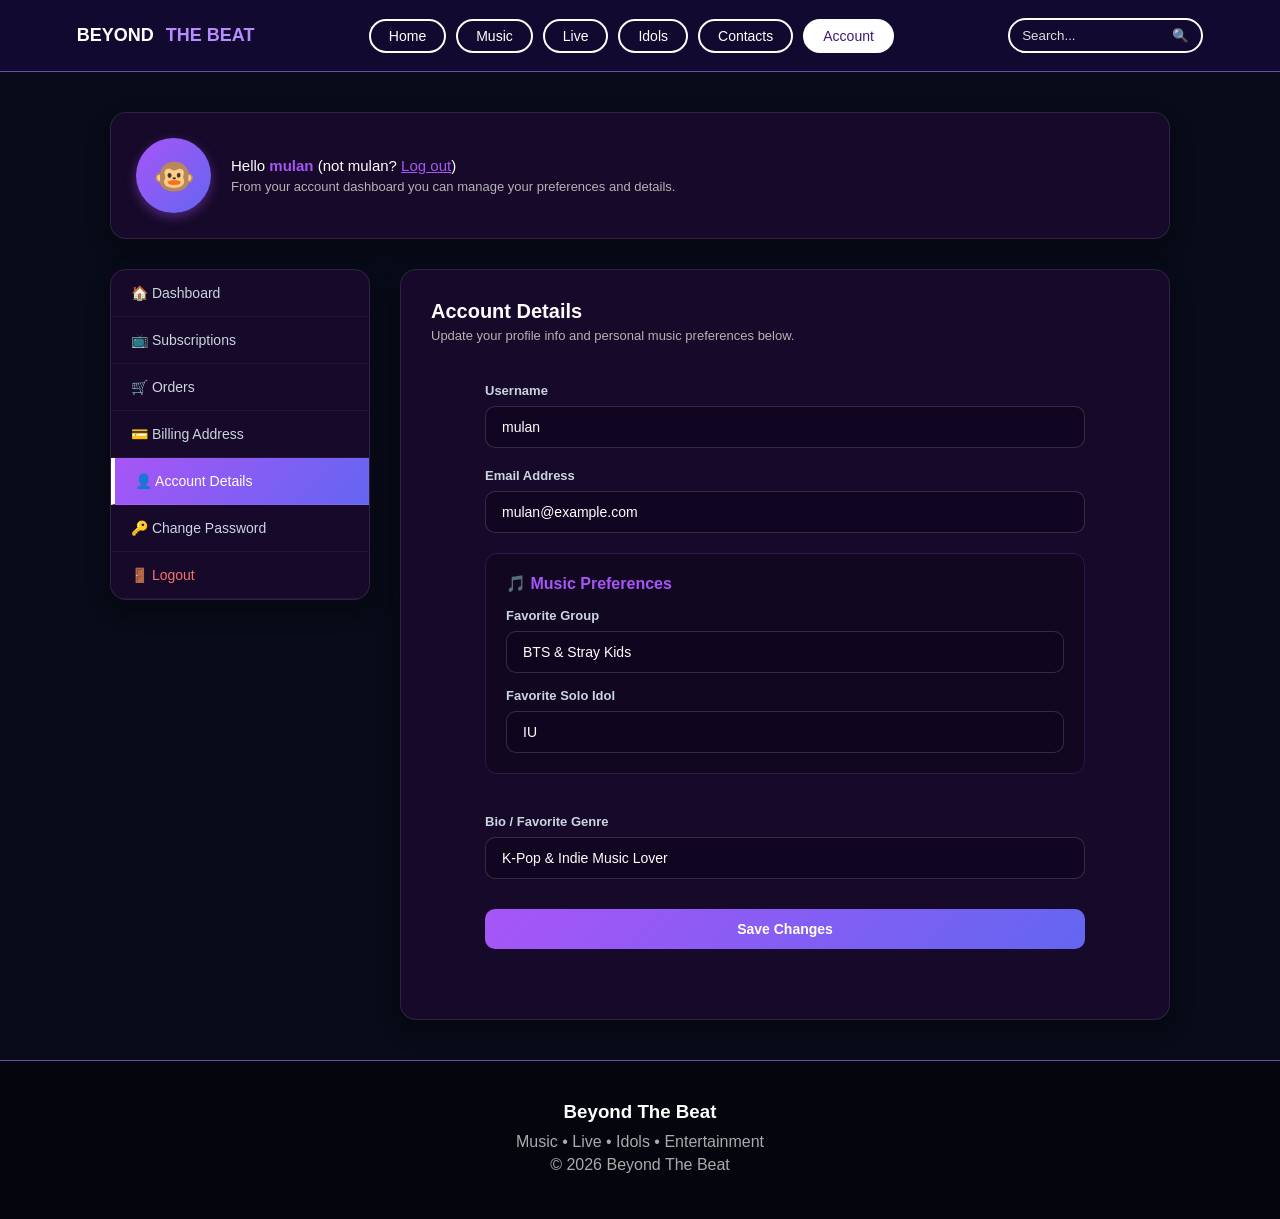
<file: account.html>
<!DOCTYPE html>
<html lang="en">
<head>
    <meta charset="UTF-8">
    <meta name="viewport" content="width=device-width, initial-scale=1.0">
    <title>Account Dashboard | Beyond The Beat</title>
    <link rel="stylesheet" href="style.css">
    <style>
        /* Ensures smooth tab switching and fixes potential layout glitches */
        .tab-content {
            display: none;
        }
        .tab-content.active-tab {
            display: block;
        }
    </style>
</head>
<body>

    <!-- NAVIGATION -->
    <header class="navbar">
        <div class="logo">
            BEYOND<br>
            <span>THE BEAT</span>
        </div>

        <nav>
            <a href="index.html">Home</a>
            <a href="music.html">Music</a>
            <a href="live.html">Live</a>
            <a href="idols.html">Idols</a>
            <a href="contacts.html">Contacts</a>
            <a href="account.html" class="active">Account</a>
        </nav>

        <div class="search">
            <input type="text" id="searchInput" placeholder="Search...">
            <button onclick="searchWebsite()">🔍</button>
        </div>
    </header>

    <!-- ACCOUNT DASHBOARD CONTENT -->
    <main class="dashboard-page">
        
        <!-- Top Profile Intro -->
        <div class="dashboard-top">
            <div class="dashboard-avatar">🐵</div>
            <div class="dashboard-intro">
                <p>Hello <strong>mulan</strong> (not mulan? <a href="#" class="logout-link">Log out</a>)</p>
                <p class="dashboard-subtext">From your account dashboard you can manage your preferences and details.</p>
            </div>
        </div>

        <!-- Dashboard Layout Grid -->
        <div class="dashboard-grid">
            
            <!-- Sidebar Navigation Menu -->
            <aside class="dashboard-menu">
                <a href="#" class="menu-item" onclick="switchTab(event, 'dashboard')">🏠 Dashboard</a>
                <a href="#" class="menu-item" onclick="switchTab(event, 'subscriptions')">📺 Subscriptions</a>
                <a href="#" class="menu-item" onclick="switchTab(event, 'orders')">🛒 Orders</a>
                <a href="#" class="menu-item" onclick="switchTab(event, 'billing')">💳 Billing Address</a>
                <a href="#" class="menu-item active" onclick="switchTab(event, 'details')">👤 Account Details</a>
                <a href="#" class="menu-item" onclick="switchTab(event, 'password')">🔑 Change Password</a>
                <a href="#" class="menu-item logout" onclick="alert('Logged out successfully!')">🚪 Logout</a>
            </aside>

            <!-- Main Panel Content area -->
            <section class="dashboard-content-panel">
                
                <!-- TAB: ACCOUNT DETAILS (Group & Solo kept together in one place, but separate fields) -->
                <div id="details" class="panel-box tab-content active-tab">
                    <h2>Account Details</h2>
                    <p class="panel-desc">Update your profile info and personal music preferences below.</p>
                    
                    <form class="account-form" onsubmit="saveAccount(event)">
                        <div class="form-group">
                            <label for="username">Username</label>
                            <input type="text" id="username" value="mulan" required>
                        </div>

                        <div class="form-group">
                            <label for="email">Email Address</label>
                            <input type="email" id="email" value="mulan@example.com" required>
                        </div>

                        <!-- MUSIC PREFERENCES CONTAINER (Both separate fields, side-by-side or stacked in one place) -->
                        <div style="background: rgba(13, 7, 24, 0.5); border: 1px solid #2a1a4a; padding: 20px; border-radius: 12px; margin-bottom: 20px;">
                            <h3 style="font-size: 16px; margin-bottom: 15px; color: #a855f7;">🎵 Music Preferences</h3>
                            
                            <div class="form-group" style="margin-bottom: 15px;">
                                <label for="fav-group">Favorite Group</label>
                                <input type="text" id="fav-group" value="BTS & Stray Kids">
                            </div>

                            <div class="form-group" style="margin-bottom: 0;">
                                <label for="fav-idol">Favorite Solo Idol</label>
                                <input type="text" id="fav-idol" value="IU">
                            </div>
                        </div>

                        <div class="form-group">
                            <label for="bio">Bio / Favorite Genre</label>
                            <input type="text" id="bio" value="K-Pop & Indie Music Lover">
                        </div>

                        <button type="submit" class="save-btn">Save Changes</button>
                    </form>
                </div>

                <!-- TAB: DASHBOARD OVERVIEW -->
                <div id="dashboard" class="panel-box tab-content">
                    <h2>Dashboard Overview</h2>
                    <p class="panel-desc">Welcome back, mulan! Here is a summary of your activity on Beyond The Beat.</p>
                    <p style="color: #cbd5e1; font-size: 14px;">You have your favorite groups and soloists saved and active access to live streams.</p>
                </div>

                <!-- TAB: SUBSCRIPTIONS -->
                <div id="subscriptions" class="panel-box tab-content">
                    <h2>My Subscriptions</h2>
                    <p class="panel-desc">Manage your VIP passes and channel memberships.</p>
                    <p style="color: #cbd5e1; font-size: 14px;">Status: <span style="color: #a855f7; font-weight: bold;">Active VIP Fan</span></p>
                </div>

                <!-- TAB: ORDERS -->
                <div id="orders" class="panel-box tab-content">
                    <h2>Orders History</h2>
                    <p class="panel-desc">View your previous merchandise and concert ticket purchases.</p>
                    <p style="color: #b3b3b3; font-size: 14px;">No recent orders found.</p>
                </div>

                <!-- TAB: BILLING -->
                <div id="billing" class="panel-box tab-content">
                    <h2>Billing Address</h2>
                    <p class="panel-desc">Manage your payment methods and delivery addresses.</p>
                    <button class="save-btn" style="width: auto; padding: 10px 20px;">Add New Address</button>
                </div>

                <!-- TAB: CHANGE PASSWORD -->
                <div id="password" class="panel-box tab-content">
                    <h2>Change Password</h2>
                    <p class="panel-desc">Ensure your account is secure by updating your password.</p>
                    <form class="account-form" onsubmit="saveAccount(event)">
                        <div class="form-group">
                            <label>Current Password</label>
                            <input type="password" placeholder="••••••••">
                        </div>
                        <div class="form-group">
                            <label>New Password</label>
                            <input type="password" placeholder="••••••••">
                        </div>
                        <button type="submit" class="save-btn">Update Password</button>
                    </form>
                </div>

            </section>

        </div>

    </main>

    <!-- FOOTER -->
    <footer>
        <h3>Beyond The Beat</h3>
        <p>Music • Live • Idols • Entertainment</p>
        <p>© 2026 Beyond The Beat</p>
    </footer>

    <!-- Tab Switcher Script -->
    <script>
        function switchTab(event, tabId) {
            event.preventDefault();

            // Hide all tab contents
            const tabs = document.querySelectorAll('.tab-content');
            tabs.forEach(tab => tab.classList.remove('active-tab'));

            // Show selected tab content
            const targetTab = document.getElementById(tabId);
            if (targetTab) {
                targetTab.classList.add('active-tab');
            }

            // Remove active class from all menu items
            const menuItems = document.querySelectorAll('.dashboard-menu .menu-item');
            menuItems.forEach(item => item.classList.remove('active'));

            // Add active class to clicked menu item
            event.currentTarget.classList.add('active');
        }

        function saveAccount(event) {
            event.preventDefault();
            alert('Changes saved successfully!');
        }
    </script>
</body>
</html>
</file>
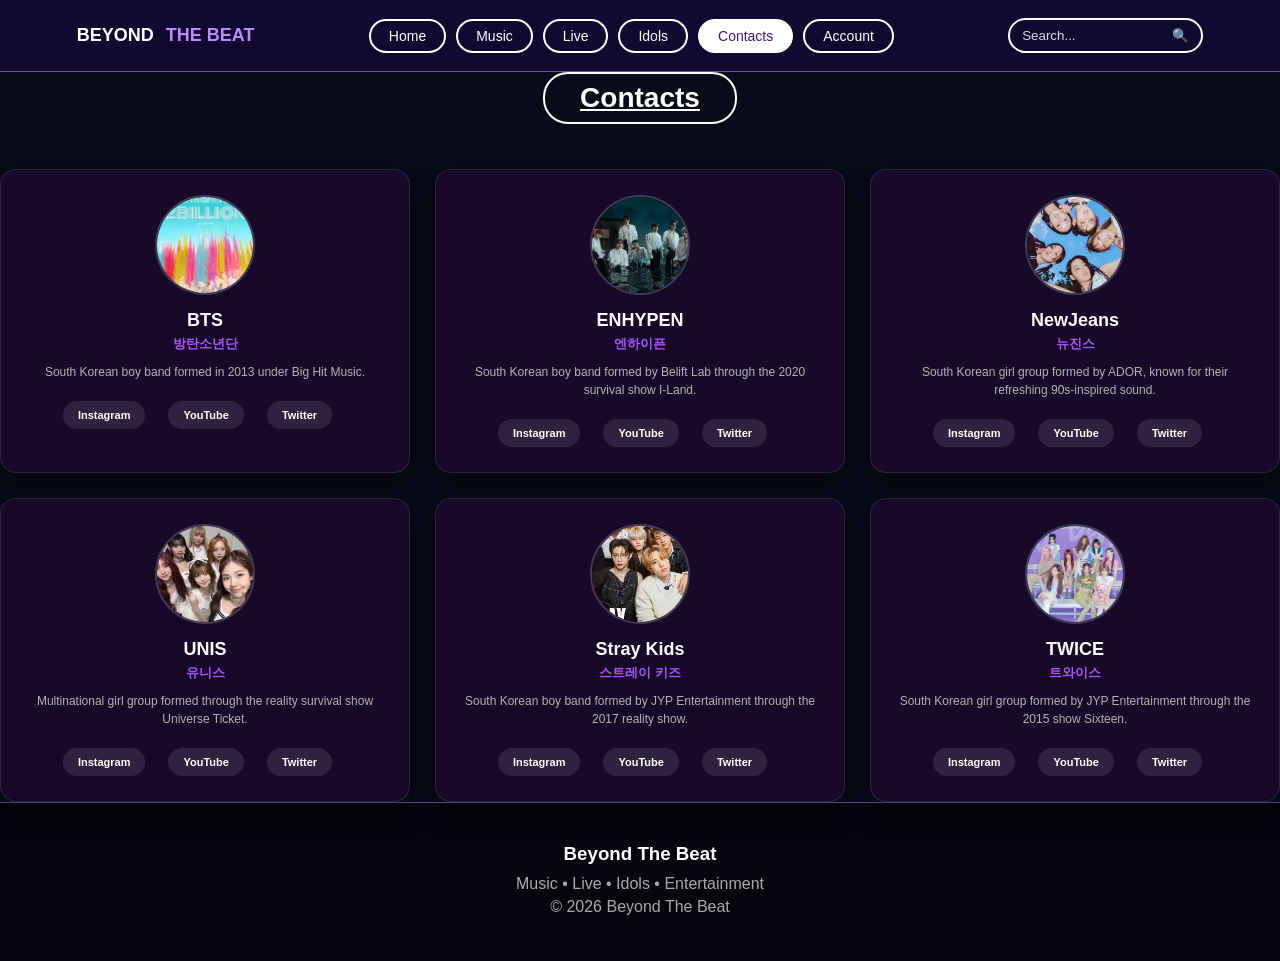
<file: contacts.html>
<!DOCTYPE html>
<html lang="en">
<head>
    <meta charset="UTF-8">
    <meta name="viewport" content="width=device-width, initial-scale=1.0">
    <title>Contacts | Beyond 
        The Beat</title>
    <link rel="stylesheet" href="style.css">
</head>
<body>

    <!-- NAVIGATION -->
    <header class="navbar">
        <div class="logo">
            BEYOND<br>
            <span>THE BEAT</span>
        </div>

        <nav>
            <a href="index.html">Home</a>
            <a href="music.html">Music</a>
            <a href="live.html">Live</a>
            <a href="idols.html">Idols</a>
            <a href="contacts.html" class="active">Contacts</a>
            <a href="account.html">Account</a>
        </nav>

        <div class="search">
            <input type="text" id="searchInput" placeholder="Search...">
            <button onclick="searchWebsite()">🔍</button>
        </div>
    </header>

    <!-- CONTACTS PAGE CONTENT -->
     <main class="Contacts">
    <div class="page-title">
        <h1>Contacts </h1>
    </div>

        <div class="contacts-grid">

            <!-- CONTACT 1: BTS -->
            <div class="contact-profile-card">
                <img src="image/bts.webp" alt="BTS" class="contact-profile-image">
                <div class="contact-profile-info">
                    <h2>BTS</h2>
                    <p class="role">방탄소년단</p>
                    <p class="bio">South Korean boy band formed in 2013 under Big Hit Music.</p>
                    
                    <div class="social-links">
                        <a href="https://www.instagram.com/bts.bighitofficial" target="_blank" class="social-btn">Instagram</a>
                        <a href="https://www.youtube.com/@BTS" target="_blank" class="social-btn">YouTube</a>
                        <a href="https://twitter.com/BTS_twt" target="_blank" class="social-btn">Twitter</a>
                    </div>
                </div>
            </div>

            <!-- CONTACT 2: ENHYPEN -->
            <div class="contact-profile-card">
                <img src="image/enhypen.webp" alt="ENHYPEN" class="contact-profile-image">
                <div class="contact-profile-info">
                    <h2>ENHYPEN</h2>
                    <p class="role">엔하이픈</p>
                    <p class="bio">South Korean boy band formed by Belift Lab through the 2020 survival show I-Land.</p>
                    
                    <div class="social-links">
                        <a href="https://www.instagram.com/enhypen" target="_blank" class="social-btn">Instagram</a>
                        <a href="https://www.youtube.com/@ENHYPENOFFICIAL" target="_blank" class="social-btn">YouTube</a>
                        <a href="https://twitter.com/ENHYPEN" target="_blank" class="social-btn">Twitter</a>
                    </div>
                </div>
            </div>

            <!-- CONTACT 3: NewJeans -->
            <div class="contact-profile-card">
                <img src="image/Newjeans.webp" alt="NewJeans" class="contact-profile-image">
                <div class="contact-profile-info">
                    <h2>NewJeans</h2>
                    <p class="role">뉴진스</p>
                    <p class="bio">South Korean girl group formed by ADOR, known for their refreshing 90s-inspired sound.</p>
                    
                    <div class="social-links">
                        <a href="https://www.instagram.com/newjeans_official" target="_blank" class="social-btn">Instagram</a>
                        <a href="https://www.youtube.com/@NewJeans_official" target="_blank" class="social-btn">YouTube</a>
                        <a href="https://twitter.com/NewJeans_ADOR" target="_blank" class="social-btn">Twitter</a>
                    </div>
                </div>
            </div>

            <!-- CONTACT 4: UNIS -->
            <div class="contact-profile-card">
                <img src="image/unis.webp" alt="UNIS" class="contact-profile-image">
                <div class="contact-profile-info">
                    <h2>UNIS</h2>
                    <p class="role">유니스</p>
                    <p class="bio">Multinational girl group formed through the reality survival show Universe Ticket.</p>
                    
                    <div class="social-links">
                        <a href="https://www.instagram.com/unis_offcl" target="_blank" class="social-btn">Instagram</a>
                        <a href="https://www.youtube.com/@UNIS_offcl" target="_blank" class="social-btn">YouTube</a>
                        <a href="https://twitter.com/UNIS_offcl" target="_blank" class="social-btn">Twitter</a>
                    </div>
                </div>
            </div>

            <!-- CONTACT 5: Stray Kids -->
            <div class="contact-profile-card">
                <img src="image/stray kids.webp" alt="Stray Kids" class="contact-profile-image">
                <div class="contact-profile-info">
                    <h2>Stray Kids</h2>
                    <p class="role">스트레이 키즈</p>
                    <p class="bio">South Korean boy band formed by JYP Entertainment through the 2017 reality show.</p>
                    
                    <div class="social-links">
                        <a href="https://www.instagram.com/realstraykids" target="_blank" class="social-btn">Instagram</a>
                        <a href="https://www.youtube.com/@StrayKids" target="_blank" class="social-btn">YouTube</a>
                        <a href="https://twitter.com/Stray_Kids" target="_blank" class="social-btn">Twitter</a>
                    </div>
                </div>
            </div>

            <!-- CONTACT 6: TWICE -->
            <div class="contact-profile-card">
                <img src="image/Twice this is for.jpg" alt="TWICE" class="contact-profile-image">
                <div class="contact-profile-info">
                    <h2>TWICE</h2>
                    <p class="role">트와이스</p>
                    <p class="bio">South Korean girl group formed by JYP Entertainment through the 2015 show Sixteen.</p>
                    
                    <div class="social-links">
                        <a href="https://www.instagram.com/twicetagram" target="_blank" class="social-btn">Instagram</a>
                        <a href="https://www.youtube.com/@TWICE" target="_blank" class="social-btn">YouTube</a>
                        <a href="https://twitter.com/JYPETWICE" target="_blank" class="social-btn">Twitter</a>
                    </div>
                </div>
            </div>

        </div>
    </main>

    <!-- FOOTER -->
    <footer>
        <h3>Beyond The Beat</h3>
        <p>Music • Live • Idols • Entertainment</p>
        <p>© 2026 Beyond The Beat</p>
    </footer>

    <script src="script.js"></script>
</body>
</html>
</file>
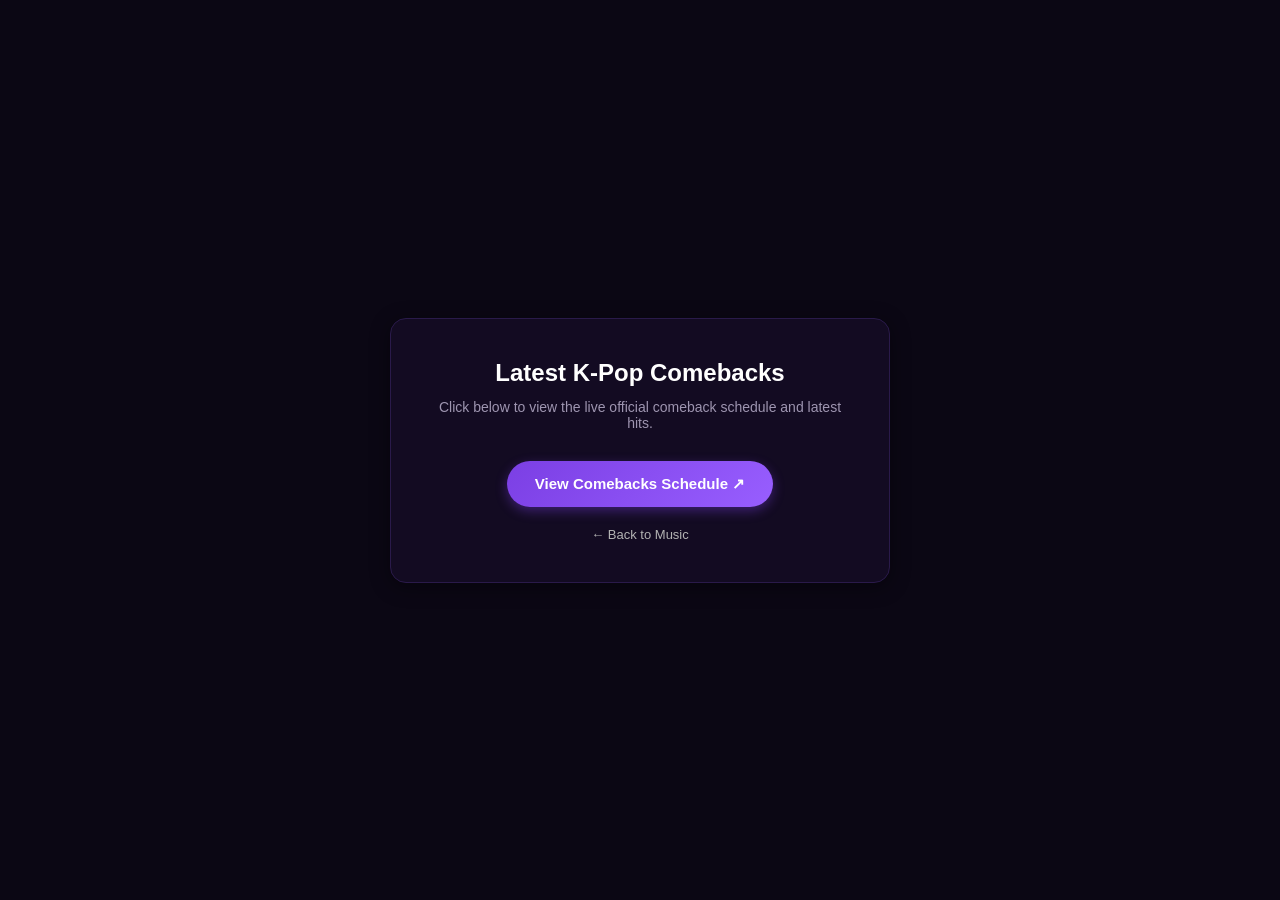
<file: latest-hits.html>
<!DOCTYPE html>
<html lang="en">
<head>
    <meta charset="UTF-8">
    <meta name="viewport" content="width=device-width, initial-scale=1.0">
    <title>Latest Hits | Beyond The Beat</title>
    <style>
        * {
            box-sizing: border-box;
            margin: 0;
            padding: 0;
            font-family: 'Segoe UI', Tahoma, Geneva, Verdana, sans-serif;
        }

        body {
            background-color: #0b0714;
            color: #ffffff;
            display: flex;
            flex-direction: column;
            align-items: center;
            justify-content: center;
            min-height: 100vh;
            padding: 20px;
        }

        .card {
            background-color: #130b22;
            border: 1px solid #2a1a4a;
            border-radius: 16px;
            padding: 40px;
            text-align: center;
            max-width: 500px;
            width: 100%;
            box-shadow: 0 4px 20px rgba(0, 0, 0, 0.4);
        }

        h1 {
            font-size: 24px;
            margin-bottom: 12px;
        }

        p {
            color: #9e95b0;
            font-size: 14px;
            margin-bottom: 30px;
        }

        .go-btn {
            background: linear-gradient(135deg, #7b3fe4, #985eff);
            color: white;
            text-decoration: none;
            padding: 14px 28px;
            border-radius: 30px;
            font-weight: 600;
            font-size: 15px;
            display: inline-block;
            transition: opacity 0.2s;
            box-shadow: 0 4px 12px rgba(123, 63, 228, 0.4);
        }

        .go-btn:hover {
            opacity: 0.9;
        }

        .back-link {
            display: block;
            margin-top: 20px;
            color: #b3b3b3;
            text-decoration: none;
            font-size: 13px;
        }

        .back-link:hover {
            color: #ffffff;
        }
    </style>
</head>
<body>

    <main class="card">
        <h1>Latest K-Pop Comebacks</h1>
        <p>Click below to view the live official comeback schedule and latest hits.</p>
        
        <!-- This takes them straight to your given website in a new tab -->
        <a href="https://kpopofficial.com/kpop-comebacks/" target="_blank" rel="noopener noreferrer" class="go-btn">View Comebacks Schedule ↗</a>
        
        <a href="music.html" class="back-link">← Back to Music</a>
    </main>

</body>
</html>
</file>
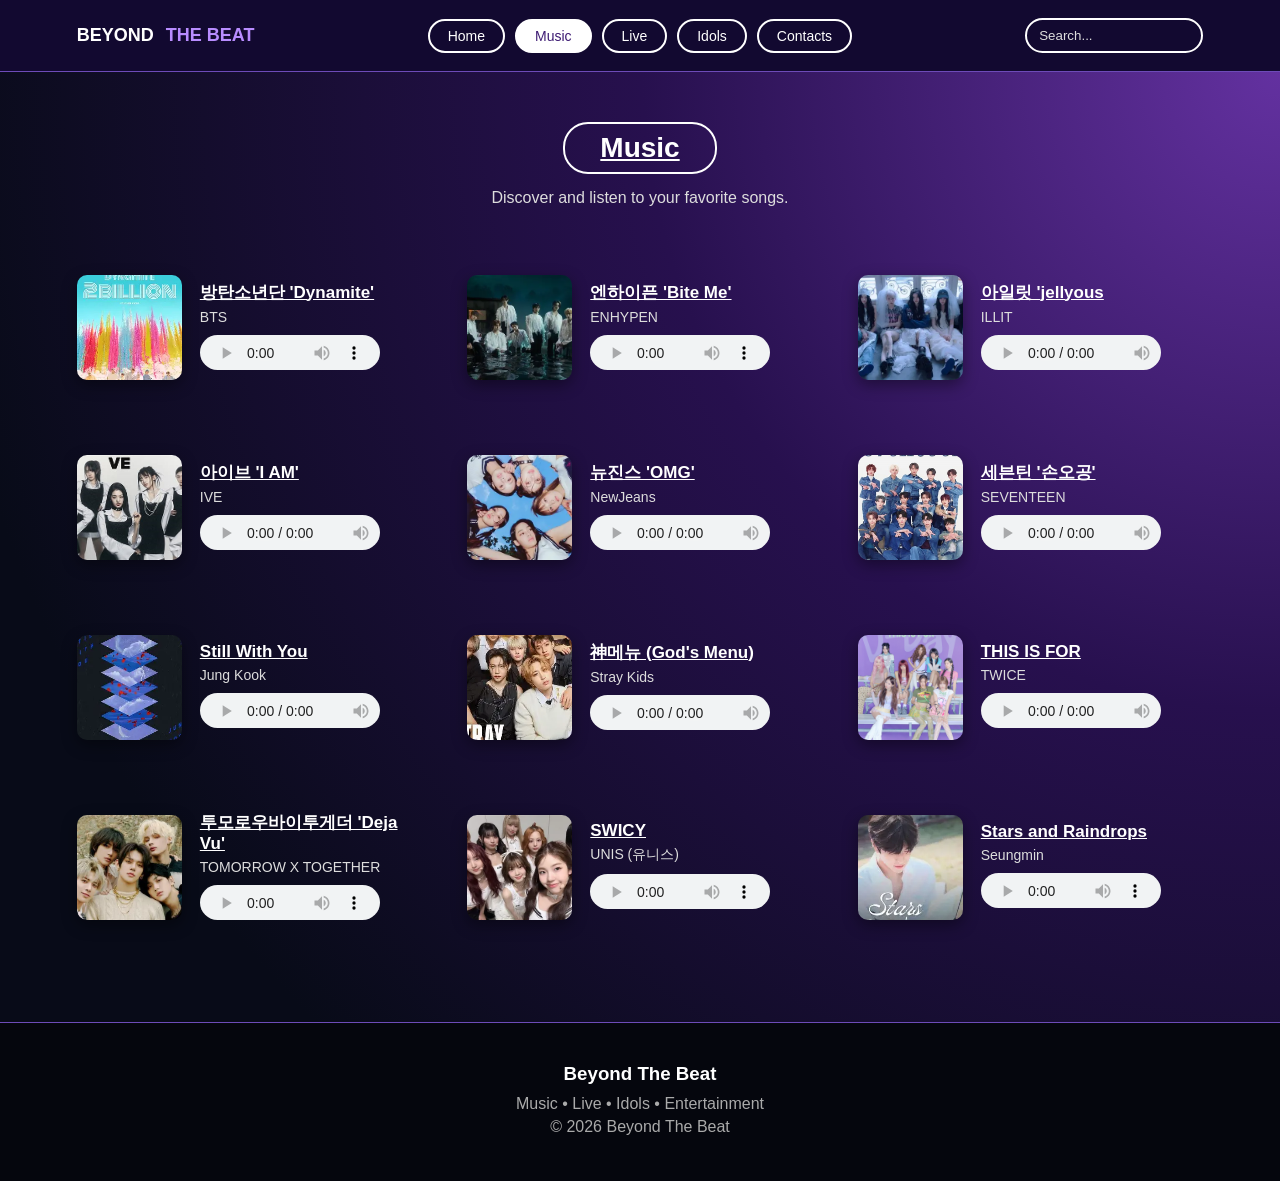
<file: music.html>
<!DOCTYPE html>
<html lang="en">

<head>
    <meta charset="UTF-8">
    <meta name="viewport" content="width=device-width, initial-scale=1.0">

    <title>Music | Beyond The Beat</title>

    <link rel="stylesheet" href="style.css">
</head>

<body>

    <!-- =========================
         NAVIGATION
    ========================== -->

    <header class="navbar">

        <div class="logo">
            BEYOND<br>
            <span>THE BEAT</span>
        </div>

        <nav>
            <a href="index.html">Home</a>
            <a href="music.html" class="active">Music</a>
            <a href="live.html">Live</a>
            <a href="idols.html">Idols</a>
            <a href="contacts.html">Contacts</a>
        </nav>

        <div class="search">
            <input
                type="text"
                id="searchInput"
                placeholder="Search..."
            >

            <button onclick="searchMusic()">
                
            </button>
        </div>

    </header>


    <!-- =========================
         MUSIC PAGE
    ========================== -->

    <main class="music-page">

        <div class="page-title">

            <h1>Music</h1>

            <p>
                Discover and listen to your favorite songs.
            </p>

        </div>


        <!-- =========================
             SONG LIST
        ========================== -->

        <div class="music-grid" id="musicGrid">


            <!-- SONG 1 -->

            <div class="song-card">

                <img
                    src="image/bts.webp"
                    alt="Song1"
                    class="song-image"
                >

                <div class="song-details">

                    <h2>방탄소년단 'Dynamite' </h2>

                    <p>BTS</p>

                    <audio controls>
                        <source
                            src="c:\Users\theag\Music\music\BTS (방탄소년단) 'Dynamite' Official MV.mp3"
                            type="audio/mpeg"
                        >
                        Your browser does not support audio.
                    </audio>

                </div>

            </div>


            <!-- SONG 2 -->

            <div class="song-card">

                <img
                    src="image/enhypen.webp"
                    alt="Song 2"
                    class="song-image"
                >

                <div class="song-details">

                    <h2>엔하이픈 'Bite Me'</h2>

                    <p>ENHYPEN</p>

                    <audio controls>
                        <source
                            src="c:\Users\theag\Music\music\ENHYPEN (엔하이픈) 'Bite Me' Official MV.mp3"
                            type="audio/mpeg"
                        >
                        Your browser does not support audio.
                    </audio>

                </div>

            </div>


            <!-- SONG 3 -->

            <div class="song-card">

                <img
                    src="image/illit.webp"
                    alt="Song 3"
                    class="song-image"
                >

                <div class="song-details">

                    <h2>아일릿 'jellyous</h2>

                    <p>ILLIT</p>

                    <audio controls>
                        <source
                            src="c:\Users\theag\Music\music\ILLIT (아일릿) 'jellyous Official MV.mp3"
                            type="audio/mpeg"
                        >
                        Your browser does not support audio.
                    </audio>

                </div>

            </div>


            <!-- SONG 4 -->

            <div class="song-card">

                <img
                    src="image/ive.jpg"
                    alt="Song 4"
                    class="song-image"
                >

                <div class="song-details">

                    <h2>아이브 'I AM'</h2>

                    <p>IVE</p>

                    <audio controls>
                        <source
                            src="c:\Users\theag\Music\music\IVE 아이브 'I AM' MV.mp3"
                            type="audio/mpeg"
                        >
                        Your browser does not support audio.
                    </audio>

                </div>

            </div>


            <!-- SONG 5 -->

            <div class="song-card">

                <img
                    src="image/Newjeans.webp"
                    alt="Song 5"
                    class="song-image"
                >

                <div class="song-details">

                    <h2>뉴진스 'OMG'</h2>

                    <p>NewJeans</p>

                    <audio controls>
                        <source
                            src="c:\Users\theag\Music\music\NewJeans (뉴진스) 'OMG' Official MV (Performance ver.1).mp3"
                            type="audio/mpeg"
                        >
                        Your browser does not support audio.
                    </audio>

                </div>

            </div>


            <!-- SONG 6 -->

            <div class="song-card">

                <img
                    src="image/Seventeen.jpg"
                    alt="Song 6"
                    class="song-image"
                >

                <div class="song-details">

                    <h2>세븐틴 '손오공'</h2>

                    <p>SEVENTEEN</p>

                    <audio controls>
                        <source
                            src="c:\Users\theag\Music\music\SEVENTEEN (세븐틴) '손오공' Official MV.mp3"
                            type="audio/mpeg"
                        >
                        Your browser does not support audio.
                    </audio>

                </div>

            </div>


            <!-- SONG 7 -->

            <div class="song-card">

                <img
                    src="image/Still with you.webp"
                    alt="Song 7"
                    class="song-image"
                >

                <div class="song-details">

                    <h2>Still With You</h2>

                    <p>Jung Kook</p>

                    <audio controls>
                        <source
                            src="c:\Users\theag\Music\music\Still With You.mp3"
                            type="audio/mpeg"
                        >
                        Your browser does not support audio.
                    </audio>

                </div>

            </div>


            <!-- SONG 8 -->

            <div class="song-card">

                <img
                    src="image/stray kids.webp"
                    alt="Song 8"
                    class="song-image"
                >

                <div class="song-details">

                    <h2>神메뉴 (God's Menu)</h2>

                    <p>Stray Kids</p>

                    <audio controls>
                        <source
                            src="c:\Users\theag\Music\music\Stray Kids 神메뉴(God's Menu) MV.mp3"
                            type="audio/mpeg"
                        >
                        Your browser does not support audio.
                    </audio>

                </div>

            </div>


            <!-- SONG 9 -->

            <div class="song-card">

                <img
                    src="image/Twice this is for.jpg"
                    alt="Song 9"
                    class="song-image"
                >

                <div class="song-details">

                    <h2>THIS IS FOR</h2>

                    <p>TWICE</p>

                    <audio controls>
                        <source
                            src="c:\Users\theag\Music\music\TWICE THIS IS FOR MV.mp3"
                            type="audio/mpeg"
                        >
                        Your browser does not support audio.
                    </audio>

                </div>

            </div>


            <!-- SONG 10 -->

            <div class="song-card">

                <img
                    src="image/txt.webp"
                    alt="Song 10"
                    class="song-image"
                >

                <div class="song-details">

                    <h2>투모로우바이투게더 'Deja Vu'</h2>

                    <p>TOMORROW X TOGETHER</p>

                    <audio controls>
                        <source
                            src="c:\Users\theag\Music\music\TXT (투모로우바이투게더) 'Deja Vu' Official MV.mp3"
                            type="audio/mpeg"
                        >
                        Your browser does not support audio.
                    </audio>

                </div>

            </div>


            <!-- SONG 11 -->

            <div class="song-card">

                <img
                    src="image/unis.webp"
                    alt="Song 11"
                    class="song-image"
                >

                <div class="song-details">

                    <h2>SWICY</h2>

                    <p>UNIS (유니스)</p>

                    <audio controls>
                        <source
                            src="c:\Users\theag\Music\music\UNIS(유니스) SWICY Official MV.mp3"
                            type="audio/mpeg"
                        >
                        Your browser does not support audio.
                    </audio>

                </div>

            </div>


            <!-- SONG 12 -->

            <div class="song-card">

                <img
                    src="image/stars and randrops.webp"
                    alt="Song 12"
                    class="song-image"
                >

                <div class="song-details">

                    <h2>Stars and Raindrops</h2>

                    <p>Seungmin</p>

                    <audio controls>
                        <source
                            src="c:\Users\theag\Music\music\내려요 (승민) Stars and Raindrops (Seungmin).mp3"
                            type="audio/mpeg"
                        >
                        Your browser does not support audio.
                    </audio>

                </div>

            </div>

        </div>

    </main>


    <!-- =========================
         FOOTER
    ========================== -->

    <footer>

        <h3>Beyond The Beat</h3>

        <p>
            Music • Live • Idols • Entertainment
        </p>

        <p>
            © 2026 Beyond The Beat
        </p>

    </footer>


    <script src="script.js"></script>

</body>

</html>
</file>
<file: style.css>
* {
    margin: 0;
    padding: 0;
    box-sizing: border-box;
}

html {
    scroll-behavior: smooth;
}

body {
    font-family: Arial, Helvetica, sans-serif;
    background: #080b18;
    color: white;
}


/* =========================
   NAVIGATION
========================= */

.navbar {
    position: sticky;
    top: 0;
    z-index: 1000;

    display: flex;
    align-items: center;
    justify-content: space-between;

    padding: 18px 6%;

    background: rgba(20, 10, 50, 0.95);
    backdrop-filter: blur(10px);

    border-bottom: 1px solid #6d4bb8;
}

.logo {
    font-size: 18px;
    font-weight: bold;
    line-height: 0.9;
    color: white;
}

.logo span {
    color: #b88cff;
}


/* NAV LINKS */

nav {
    display: flex;
    gap: 10px;
}

nav a {
    color: white;
    text-decoration: none;

    border: 2px solid white;
    border-radius: 20px;

    padding: 7px 18px;

    font-size: 14px;

    transition: 0.3s;
}

nav a:hover {
    background: white;
    color: #3d1b73;
}


/* SEARCH */

.search {
    display: flex;

    border: 2px solid white;
    border-radius: 25px;

    overflow: hidden;
}

.search input {
    width: 150px;

    padding: 8px 12px;

    background: transparent;
    color: white;

    border: none;
    outline: none;
}

.search input::placeholder {
    color: #ddd;
}

.search button {
    background: transparent;
    color: white;

    border: none;

    padding: 0 12px;

    cursor: pointer;
}


/* =========================
   HERO
========================= */

.hero {
    min-height: 650px;

    display: flex;
    align-items: center;
    justify-content: center;

    gap: 70px;

    padding: 80px 8%;

    background:
        radial-gradient(
            circle at top right,
            #6e2db4,
            #321267 35%,
            #090b18 75%
        );
}

.hero-image {
    width: 350px;
    height: 300px;

    border-radius: 12px;

    background: linear-gradient(
        135deg,
        #d9f1ff,
        #8eb5d4
    );

    display: flex;
    align-items: center;
    justify-content: center;

    box-shadow: 0 20px 50px rgba(0,0,0,0.5);
}

.image-placeholder {
    font-size: 100px;
}

.hero-text {
    max-width: 550px;
}

.hero-text h1 {
    font-size: 48px;

    margin-bottom: 25px;

    text-decoration: underline;
    text-decoration-thickness: 2px;
}

.hero-text p {
    font-size: 20px;
    line-height: 1.6;

    color: #ddd;
}


/* BUTTON */

.main-button {
    margin-top: 25px;

    padding: 13px 28px;

    border: 2px solid white;
    border-radius: 25px;

    background: #713bc1;

    color: white;

    font-size: 16px;
    font-weight: bold;

    cursor: pointer;

    transition: 0.3s;
}

.main-button:hover {
    background: white;
    color: #4b2185;

    transform: translateY(-3px);
}


/* =========================
   SECTIONS
========================= */

.section {
    padding: 90px 8%;

    min-height: 500px;

    text-align: center;

    background:
        linear-gradient(
            135deg,
            #160d2e,
            #31105c
        );
}

.section:nth-child(even) {
    background: #090b18;
}

.section h2 {
    font-size: 40px;

    margin-bottom: 20px;

    text-decoration: underline;
}

.section > p {
    max-width: 700px;

    margin: auto;

    color: #ddd;

    font-size: 18px;

    line-height: 1.6;
}


/* =========================
   CARDS
========================= */

.cards {
    display: flex;

    justify-content: center;

    gap: 25px;

    margin-top: 45px;

    flex-wrap: wrap;
}

.card {
    width: 260px;

    padding: 25px;

    border-radius: 15px;

    background: rgba(255,255,255,0.08);

    border: 1px solid #7650b8;

    transition: 0.3s;
}

.card:hover {
    transform: translateY(-8px);

    background: rgba(255,255,255,0.15);
}

.card-image {
    height: 130px;

    display: flex;
    align-items: center;
    justify-content: center;

    font-size: 60px;

    background: #251044;

    border-radius: 10px;

    margin-bottom: 20px;
}

.card h3 {
    margin-bottom: 10px;

    font-size: 22px;
}

.card p {
    color: #ccc;
}


/* =========================
   LIVE EVENT
========================= */

.event {
    max-width: 600px;

    margin: 40px auto;

    padding: 40px;

    border-radius: 20px;

    background: #241044;

    border: 1px solid #8b61ca;
}

.event h3 {
    font-size: 28px;
}


/* =========================
   CONTACT
========================= */

form {
    max-width: 600px;

    margin: 40px auto;

    display: flex;

    flex-direction: column;

    gap: 15px;
}

form input,
form textarea {
    padding: 15px;

    border-radius: 10px;

    border: 1px solid #8b61ca;

    background: #160d2c;

    color: white;

    font-size: 16px;

    outline: none;
}

form textarea {
    height: 150px;

    resize: vertical;
}


/* =========================
   FOOTER
========================= */

footer {
    padding: 40px;

    text-align: center;

    background: #05060d;

    border-top: 1px solid #6d4bb8;
}

footer h3 {
    margin-bottom: 10px;
}

footer p {
    color: #aaa;

    margin: 5px;
}


/* =========================
   MOBILE
========================= */

@media (max-width: 900px) {

    .navbar {
        flex-direction: column;
        gap: 20px;
    }

    nav {
        flex-wrap: wrap;
        justify-content: center;
    }

    .hero {
        flex-direction: column;

        text-align: center;

        gap: 40px;
    }

    .hero-image {
        width: 280px;
        height: 240px;
    }

    .hero-text h1 {
        font-size: 36px;
    }

    .search {
        width: 250px;
    }

    .search input {
        width: 100%;
    }
}
/* =========================
   MUSIC PAGE
========================= */

.music-page {
    min-height: 100vh;
    padding: 50px 6% 80px;

    background:
        radial-gradient(
            circle at top right,
            #6331a0,
            #27104e 40%,
            #080b18 85%
        );
}

.page-title {
    text-align: center;
    margin-bottom: 45px;
}

.page-title h1 {
    display: inline-block;

    padding: 8px 35px;

    border: 2px solid white;
    border-radius: 25px;

    font-size: 28px;

    text-decoration: underline;
}

.page-title p {
    margin-top: 15px;

    color: #ddd;
}


/* SONG GRID */

.music-grid {
    max-width: 1200px;

    margin: auto;

    display: grid;

    grid-template-columns:
        repeat(3, 1fr);

    gap: 30px 45px;
}


/* SONG CARD */

.song-card {
    display: flex;

    align-items: center;

    gap: 18px;

    min-height: 150px;
}


/* SONG IMAGE */

.song-image {
    width: 105px;
    height: 105px;

    object-fit: cover;

    border-radius: 10px;

    background:
        linear-gradient(
            #dff3ff,
            #a5cce0 65%,
            #a8bd36 65%
        );

    box-shadow:
        0 5px 15px rgba(0,0,0,0.4);
}


/* SONG INFORMATION */

.song-details {
    flex: 1;
}

.song-details h2 {
    font-size: 17px;

    margin-bottom: 5px;

    text-decoration: underline;
}

.song-details p {
    margin-bottom: 10px;

    color: #ddd;

    font-size: 14px;
}


/* AUDIO PLAYER */

.song-details audio {
    width: 180px;
    height: 35px;
}


/* ACTIVE NAVIGATION */

nav a.active {
    background: white;
    color: #3d1b73;
}


/* RESPONSIVE */

@media (max-width: 1000px) {

    .music-grid {
        grid-template-columns:
            repeat(2, 1fr);
    }

}


@media (max-width: 650px) {

    .music-grid {
        grid-template-columns: 1fr;
    }

    .song-card {
        justify-content: center;
    }

}
/* =========================
   LIVE PAGE
========================= */

.live-page {
    min-height: 100vh;

    padding: 50px 6% 80px;

    background:
        radial-gradient(
            circle at top right,
            #6331a0,
            #27104e 40%,
            #080b18 85%
        );
}


/* LIVE GRID */

.live-grid {
    max-width: 1100px;

    margin: 45px auto 0;

    display: grid;

    grid-template-columns:
        repeat(2, 1fr);

    gap: 35px;
}


/* LIVE CARD */

.live-card {
    display: flex;

    overflow: hidden;

    border-radius: 18px;

    background: rgba(255,255,255,0.08);

    border: 1px solid #7650b8;

    box-shadow:
        0 10px 30px rgba(0,0,0,0.35);

    transition: 0.3s;
}

.live-card:hover {
    transform: translateY(-7px);

    background: rgba(255,255,255,0.13);
}


/* EVENT IMAGE */

.live-image {
    width: 180px;
    min-height: 260px;

    object-fit: cover;

    background:
        linear-gradient(
            #dff3ff,
            #a5cce0 65%,
            #a8bd36 65%
        );
}


/* EVENT INFORMATION */

.live-info {
    padding: 25px;

    flex: 1;
}

.live-info h2 {
    font-size: 24px;

    margin-bottom: 8px;
}

.live-info .artist {
    color: #c49aff;

    font-weight: bold;

    margin-bottom: 18px;
}

.event-date,
.event-location {
    margin: 8px 0;

    color: #ddd;
}

.event-description {
    color: #bbb;

    line-height: 1.5;

    margin-top: 15px;
}


/* MOBILE */

@media (max-width: 900px) {

    .live-grid {
        grid-template-columns: 1fr;
    }

}


@media (max-width: 600px) {

    .live-card {
        flex-direction: column;
    }

    .live-image {
        width: 100%;
        height: 200px;
        min-height: 200px;
    }

}
Compose/* =========================
   IDOLS PAGE
========================= */

.idols-page {
    min-height: 100vh;
    padding: 50px 6% 80px;

    background:
        radial-gradient(
            circle at top right,
            #6331a0,
            #27104e 40%,
            #080b18 85%
        );
}

.idol-grid {
    max-width: 1100px;
    margin: 45px auto 0;

    display: grid;
    grid-template-columns: repeat(2, 1fr);

    gap: 35px;
}

.idol-card {
    display: flex;
    align-items: center;

    overflow: hidden;

    border-radius: 18px;

    background: rgba(255,255,255,0.08);

    border: 1px solid #7650b8;

    box-shadow: 0 10px 30px rgba(0,0,0,0.35);

    transition: 0.3s;
}

.idol-card:hover {
    transform: translateY(-7px);

    background: rgba(255,255,255,0.13);
}

.idol-image {
    width: 180px;
    height: 250px;

    object-fit: cover;

    flex-shrink: 0;

    background:
        linear-gradient(
            #dff3ff,
            #a5cce0 65%,
            #a8bd36 65%
        );
}

.idol-info {
    padding: 25px;

    flex: 1;
}

.idol-info h2 {
    font-size: 24px;

    margin-bottom: 8px;
}

.idol-role {
    color: #c49aff;

    font-weight: bold;

    margin-bottom: 15px;
}

.idol-info > p:not(.idol-role) {
    color: #bbb;

    line-height: 1.5;

    margin-bottom: 20px;
}


/* Button */

.idol-info .main-button {
    border: none;

    cursor: pointer;
}


/* Responsive */

@media (max-width: 900px) {

    .idol-grid {
        grid-template-columns: 1fr;
    }

}


@media (max-width: 600px) {

    .idol-card {
        flex-direction: column;
    }

    .idol-image {
        width: 100%;
        height: 250px;
    }

    .idol-info {
        width: 100%;
    }

}
Compose
/* =========================
   CONTACT PAGE
========================= */

.contact-page {
    min-height: 100vh;

    padding: 50px 6% 80px;

    background:
        radial-gradient(
            circle at top right,
            #6331a0,
            #27104e 40%,
            #080b18 85%
        );
}


.contact-container {
    max-width: 1100px;

    margin: 45px auto 0;

    display: grid;

    grid-template-columns: 1fr 1fr;

    gap: 50px;
}


/* Contact Information */

.contact-info {
    padding: 35px;

    border-radius: 20px;

    background: rgba(255,255,255,0.08);

    border: 1px solid #7650b8;

    box-shadow: 0 10px 30px rgba(0,0,0,0.35);
}

.contact-info h2,
.contact-form h2 {
    font-size: 28px;

    margin-bottom: 15px;
}

.contact-info > p {
    color: #ccc;

    line-height: 1.6;

    margin-bottom: 30px;
}


/* Contact Items */

.contact-item {
    display: flex;

    align-items: center;

    gap: 18px;

    margin: 25px 0;
}

.contact-icon {
    width: 50px;
    height: 50px;

    display: flex;

    align-items: center;
    justify-content: center;

    border-radius: 50%;

    background: #6331a0;

    font-size: 22px;
}

.contact-item h3 {
    margin-bottom: 5px;
}

.contact-item p {
    color: #ccc;
}


/* Social Links */

.social-links {
    margin-top: 35px;
}

.social-links h3 {
    margin-bottom: 15px;
}

.social-links a {
    display: inline-block;

    margin-right: 15px;

    padding: 8px 15px;

    border-radius: 20px;

    background: rgba(255,255,255,0.1);

    color: white;

    text-decoration: none;

    transition: 0.3s;
}

.social-links a:hover {
    background: white;

    color: #3d1b73;
}


/* Contact Form */

.contact-form {
    padding: 35px;

    border-radius: 20px;

    background: rgba(255,255,255,0.08);

    border: 1px solid #7650b8;

    box-shadow: 0 10px 30px rgba(0,0,0,0.35);
}

.contact-form form {
    display: flex;

    flex-direction: column;
}

.contact-form label {
    margin-top: 15px;

    margin-bottom: 7px;

    font-weight: bold;
}

.contact-form input,
.contact-form textarea {
    width: 100%;

    padding: 13px;

    border: 1px solid #7650b8;

    border-radius: 8px;

    background: rgba(0,0,0,0.25);

    color: white;

    font-size: 15px;

    outline: none;
}

.contact-form input:focus,
.contact-form textarea:focus {
    border-color: #b88aff;
}

.contact-form textarea {
    resize: vertical;

    margin-bottom: 20px;
}

.contact-form input::placeholder,
.contact-form textarea::placeholder {
    color: #aaa;
}


/* Button */

.contact-form .main-button {
    border: none;

    cursor: pointer;

    align-self: flex-start;
}


/* Mobile */

@media (max-width: 800px) {

    .contact-container {
        grid-template-columns: 1fr;

        gap: 30px;
    }

}


@media (max-width: 500px) {

    .contact-info,
    .contact-form {
        padding: 25px;
    }

    .social-links a {
        margin-bottom: 10px;
    }

}
Compose

/* Contacts Page Styling */
.contacts-page {
    padding: 40px 20px;
    min-height: 80vh;
    max-width: 1200px;
    margin: 0 auto;
}

.contacts-page .page-title {
    text-align: left;
    margin-bottom: 30px;
}

.contacts-page .page-title h1 {
    color: #ffffff;
    font-size: 32px;
    margin-bottom: 8px;
}

.contacts-page .page-title p {
    color: #b3b3b3;
    font-size: 14px;
}

/* Responsive 3-Column Grid */
.contacts-grid {
    display: grid;
    grid-template-columns: repeat(3, 1fr);
    gap: 25px;
}

/* Individual Profile Card (Vertical Layout) */
.contact-profile-card {
    background: rgba(25, 10, 45, 0.85);
    border: 1px solid rgba(255, 255, 255, 0.1);
    border-radius: 16px;
    padding: 25px;
    display: flex;
    flex-direction: column;
    align-items: center;
    text-align: center;
    box-shadow: 0 10px 25px rgba(0, 0, 0, 0.4);
}

.contact-profile-image {
    width: 100px;
    height: 100px;
    object-fit: cover;
    border-radius: 50%;
    margin-bottom: 15px;
    border: 2px solid rgba(255, 255, 255, 0.2);
}

.contact-profile-info {
    width: 100%;
    display: flex;
    flex-direction: column;
    align-items: center;
}

.contact-profile-info h2 {
    color: #ffffff;
    font-size: 18px;
    margin-bottom: 4px;
}

.contact-profile-info .role {
    color: #a855f7;
    font-size: 13px;
    font-weight: 600;
    margin-bottom: 10px;
}

.contact-profile-info .bio {
    color: #b3b3b3;
    font-size: 12px;
    line-height: 1.5;
    margin-bottom: 20px;
    word-break: break-word;
}

/* Social Media Buttons */
.social-links {
    display: flex;
    justify-content: center;
    gap: 8px;
    flex-wrap: wrap;
    margin-top: auto;
}

.social-btn {
    background: linear-gradient(135deg, #a855f7, #6366f1);
    color: #ffffff;
    padding: 6px 12px;
    border-radius: 20px;
    font-size: 11px;
    font-weight: bold;
    text-decoration: none;
    transition: opacity 0.2s ease;
}

.social-btn:hover {
    opacity: 0.85;
}

/* Responsive Breakpoints */
@media (max-width: 900px) {
    .contacts-grid {
        grid-template-columns: repeat(2, 1fr);
    }
}

@media (max-width: 600px) {
    .contacts-grid {
        grid-template-columns: 1fr;
    }
}

/* Dashboard Page Layout */
.dashboard-page {
    max-width: 1100px;
    margin: 40px auto;
    padding: 0 20px;
    min-height: 75vh;
}

/* Top Greeting Banner */
.dashboard-top {
    display: flex;
    align-items: center;
    gap: 20px;
    background: rgba(25, 10, 45, 0.85);
    border: 1px solid rgba(255, 255, 255, 0.1);
    padding: 25px;
    border-radius: 16px;
    margin-bottom: 30px;
    box-shadow: 0 10px 25px rgba(0, 0, 0, 0.3);
}

.dashboard-avatar {
    width: 75px;
    height: 75px;
    background: linear-gradient(135deg, #a855f7, #6366f1);
    border-radius: 50%;
    display: flex;
    align-items: center;
    justify-content: center;
    font-size: 34px;
    flex-shrink: 0;
    box-shadow: 0 4px 12px rgba(168, 85, 247, 0.4);
}

.dashboard-intro {
    color: #ffffff;
    font-size: 15px;
}

.dashboard-intro strong {
    color: #a855f7;
}

.dashboard-subtext {
    color: #b3b3b3;
    font-size: 13px;
    margin-top: 5px;
}

.dashboard-intro a, .dashboard-subtext a {
    color: #a855f7;
    text-decoration: underline;
}

.dashboard-intro a:hover, .dashboard-subtext a:hover {
    color: #c084fc;
}

/* Dashboard Grid Layout (Sidebar + Content Panel) */
.dashboard-grid {
    display: grid;
    grid-template-columns: 260px 1fr;
    gap: 30px;
}

/* Sidebar Menu */
.dashboard-menu {
    background: rgba(25, 10, 45, 0.85);
    border: 1px solid rgba(255, 255, 255, 0.1);
    border-radius: 16px;
    overflow: hidden;
    display: flex;
    flex-direction: column;
    box-shadow: 0 10px 25px rgba(0, 0, 0, 0.3);
    height: fit-content;
}

.menu-item {
    padding: 15px 20px;
    color: #cbd5e1;
    text-decoration: none;
    font-size: 14px;
    font-weight: 500;
    border-bottom: 1px solid rgba(255, 255, 255, 0.05);
    transition: background 0.2s, color 0.2s;
}

.menu-item:hover, .menu-item.active {
    background: linear-gradient(135deg, #a855f7, #6366f1);
    color: #ffffff;
    border-left: 4px solid #ffffff;
}

.menu-item.logout {
    color: #f87171;
}

.menu-item.logout:hover {
    background: #ef4444;
    color: #ffffff;
}

/* Main Content Panel */
.dashboard-content-panel {
    width: 100%;
}

.panel-box {
    background: rgba(25, 10, 45, 0.85);
    border: 1px solid rgba(255, 255, 255, 0.1);
    border-radius: 16px;
    padding: 30px;
    box-shadow: 0 10px 25px rgba(0, 0, 0, 0.3);
}

.panel-box h2 {
    color: #ffffff;
    font-size: 20px;
    margin-bottom: 5px;
}

.panel-desc {
    color: #b3b3b3;
    font-size: 13px;
    margin-bottom: 25px;
}

/* Form Styles */
.account-form {
    display: flex;
    flex-direction: column;
    gap: 20px;
}

.form-group {
    display: flex;
    flex-direction: column;
    gap: 8px;
}

.form-group label {
    color: #cbd5e1;
    font-size: 13px;
    font-weight: 600;
}

.form-group input {
    width: 100%;
    padding: 12px 16px;
    background: rgba(15, 5, 30, 0.6);
    border: 1px solid rgba(255, 255, 255, 0.15);
    border-radius: 10px;
    color: #ffffff;
    font-size: 14px;
    outline: none;
    transition: border-color 0.2s ease;
}

.form-group input:focus {
    border-color: #a855f7;
    box-shadow: 0 0 0 2px rgba(168, 85, 247, 0.2);
}

.save-btn {
    background: linear-gradient(135deg, #a855f7, #6366f1);
    color: #ffffff;
    border: none;
    padding: 12px;
    border-radius: 10px;
    font-size: 14px;
    font-weight: bold;
    cursor: pointer;
    transition: opacity 0.2s ease;
    margin-top: 10px;
}

.save-btn:hover {
    opacity: 0.9;
}

/* Responsive Breakpoints */
@media (max-width: 768px) {
    .dashboard-grid {
        grid-template-columns: 1fr;
    }
}

/* Navbar Logo Styling with Image */
.navbar .logo {
    display: flex;
    align-items: center;
    gap: 12px;
}

.nav-logo-img {
    width: 45px;
    height: 45px;
    object-fit: cover;
    border-radius: 50%;
    border: 1px solid rgba(255, 255, 255, 0.2);
}

.logo-text {
    font-size: 14px;
    font-weight: bold;
    line-height: 1.1;
    color: #ffffff;
}

.logo-text span {
    color: #a855f7;
    font-weight: 300;
}

.hero-image {
    width: 280px;      /* Adjust this smaller or larger as you prefer */
    height: 250px;     /* Adjust this to match your desired box size */
    border-radius: 20px;
    overflow: hidden;
    box-shadow: 0 15px 35px rgba(0, 0, 0, 0.4);
    flex-shrink: 0;    /* Prevents the image box from shrinking */
}

.hero-actual-img {
    width: 100%;
    height: 100%;
    object-fit: cover; /* Ensures the image fills the box neatly without distorting */
}

/* Card Link Wrapper */
.card-link {
    text-decoration: none;
    color: inherit;
    display: block;
    transition: transform 0.2s ease, box-shadow 0.2s ease;
}

.card-link:hover {
    transform: translateY(-5px);
}

.card-link:hover .card {
    border-color: #a855f7;
    box-shadow: 0 10px 25px rgba(168, 85, 247, 0.3);
}

/* Event Link Wrapper */
.event-link {
    text-decoration: none;
    color: inherit;
    display: block;
    max-width: 600px;
    margin: 0 auto;
    transition: transform 0.2s ease;
}

.event-link:hover {
    transform: translateY(-4px);
}

.event-link:hover .event {
    border-color: #a855f7;
    box-shadow: 0 10px 25px rgba(168, 85, 247, 0.3);
}
</file>
